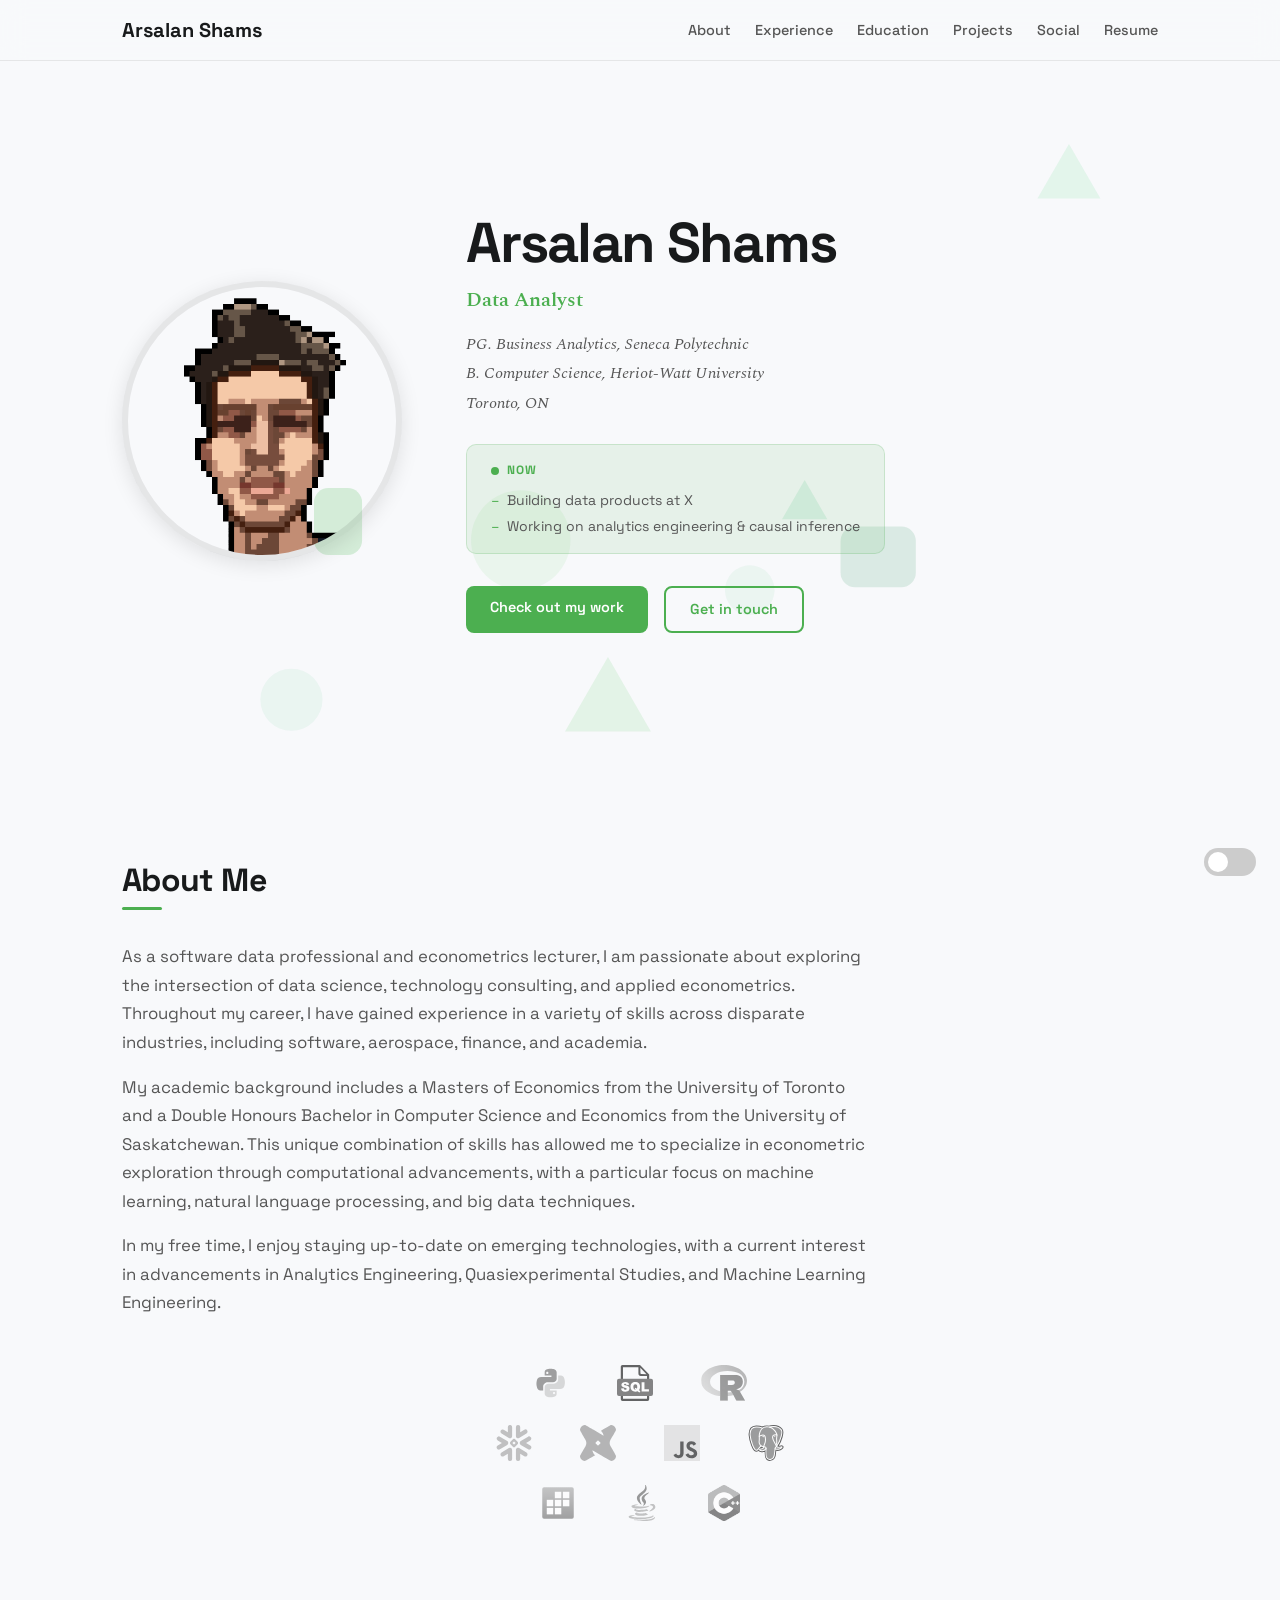
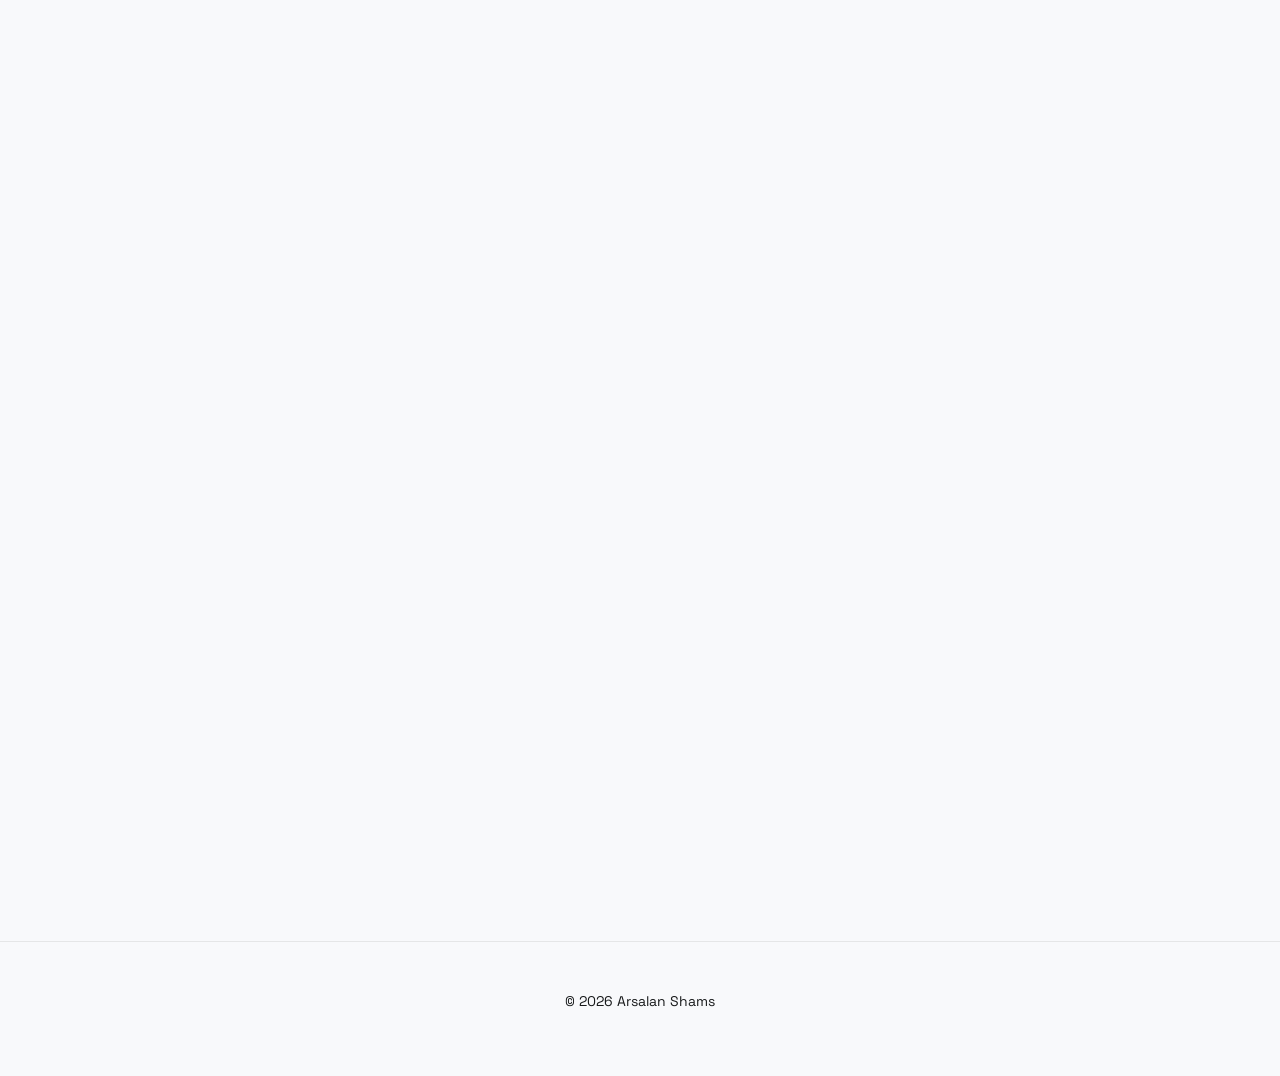
<file: index.html>
<!DOCTYPE html>
<html lang="en">

<head>
  <!-- Google tag (gtag.js) -->
  <script async src="https://www.googletagmanager.com/gtag/js?id=G-S9LK80LCD4"></script>
  <script>
    window.dataLayer = window.dataLayer || [];
    function gtag() { dataLayer.push(arguments); }
    gtag('js', new Date());
    gtag('config', 'G-S9LK80LCD4');
  </script>

  <meta charset="utf-8">
  <meta http-equiv="X-UA-Compatible" content="IE=edge">
  <meta name="viewport" content="width=device-width, initial-scale=1">
  <meta name="description" content="Arsalan Shams — Senior Analytics Engineer. Design, data, and engineering.">

  <title>Arsalan Shams</title>

  <!-- Google Fonts: Space Grotesk + Spectral -->
  <link rel="preconnect" href="https://fonts.googleapis.com">
  <link rel="preconnect" href="https://fonts.gstatic.com" crossorigin>
  <link href="https://fonts.googleapis.com/css2?family=Space+Grotesk:wght@400;500;700&family=Spectral:ital,wght@0,400;0,600;1,400&display=swap" rel="stylesheet">

  <!-- Stylesheet -->
  <link rel="stylesheet" href="styles.css">

  <!-- Icon Image -->
  <link rel="shortcut icon" type="image/x-icon" href="favicon.ico">

  <!-- Custom Scripts -->
  <script type="text/javascript" src="./scripts/gen_tiles.js"></script>
  <script type="text/javascript" src="./scripts/gen_shapes.js"></script>
</head>

<body>
  <div id="scroll-progress"></div>

  <header>
    <nav class="navbar">
      <div class="nav-container">
        <a class="nav-brand" href="https://matthewsenick.com">Arsalan Shams</a>
        <input type="checkbox" id="nav-toggle" class="nav-toggle-checkbox" aria-label="Toggle navigation">
        <label for="nav-toggle" class="nav-toggle-label" aria-hidden="true">
          <span></span>
          <span></span>
          <span></span>
        </label>
        <ul class="nav-links">
          <li><a href="#about-me">About</a></li>
          <li><a href="#experience">Experience</a></li>
          <li><a href="#education">Education</a></li>
          <li><a href="#projects">Projects</a></li>
          <li><a href="#contact">Social</a></li>
          <li><a href="assets/files/Resume_Short.pdf" target="_blank" id="resume-link">Resume</a></li>
        </ul>
      </div>
    </nav>
  </header>

  <!-- Dark Mode Toggle -->
  <label class="switch" aria-label="Toggle dark mode">
    <input type="checkbox" id="dark-mode-toggle">
    <span class="slider round"></span>
  </label>

  <main>

    <!-- Hero / Title -->
    <section id="title" class="hero in-view">
      <div class="container hero-grid">
        <div class="hero-image">
          <img class="profile-pic" src="assets/other/avatar.PNG" alt="Profile picture of Arsalan Shams">
        </div>
        <div class="hero-text">
          <h1 class="name">Arsalan Shams</h1>
          <p class="subtitle">Data Analyst</p>
          <p class="credential">PG. Business Analytics, Seneca Polytechnic</p>
          <p class="credential">B. Computer Science, Heriot-Watt University</p>
          <p class="credential">Toronto, ON</p>
          <div class="now-card">
            <div class="now-header">
              <span class="now-dot"></span>
              <span class="now-label">Now</span>
            </div>
            <ul class="now-list">
              <li>Building data products at X</li>
              <li>Working on analytics engineering &amp; causal inference</li>
            </ul>
          </div>
          <div class="hero-cta">
            <a href="#projects" class="btn-accent">Check out my work</a>
            <a href="#contact" class="btn-ghost">Get in touch</a>
          </div>
        </div>
      </div>
      <svg class="background-shapes" viewBox="0 0 100 100" xmlns="http://www.w3.org/2000/svg"></svg>
    </section>

    <!-- About Me -->
    <section id="about-me">
      <div class="container">
        <h2>About Me</h2>
        <div class="about-content">
          <p>
            As a software data professional and econometrics lecturer, I am passionate about exploring the
            intersection of data science, technology consulting, and applied econometrics. Throughout my career, I
            have gained experience in a variety of skills across disparate industries, including software,
            aerospace, finance, and academia.
          </p>
          <p>
            My academic background includes a Masters of Economics from the University of Toronto and a Double Honours
            Bachelor in Computer Science and Economics from the University of Saskatchewan. This unique combination of
            skills has allowed me to specialize in econometric exploration through computational advancements, with a
            particular focus on machine learning, natural language processing, and big data techniques.
          </p>
          <p>
            In my free time, I enjoy staying up-to-date on emerging technologies, with a current interest in
            advancements in Analytics Engineering, Quasiexperimental Studies, and Machine Learning Engineering.
          </p>
        </div>

        <div class="icon-rows">
          <div class="icon-row">
            <img src="assets/icons/python.svg" alt="Python">
            <img src="assets/icons/sql.svg" alt="SQL">
            <img src="assets/icons/r.svg" alt="R">
          </div>
          <div class="icon-row">
            <img src="assets/icons/snowflake.svg" alt="Snowflake">
            <img src="assets/icons/dbt.svg" alt="dbt">
            <img src="assets/icons/js.svg" alt="JavaScript">
            <img src="assets/icons/postgresql.svg" alt="PostgreSQL">
          </div>
          <div class="icon-row">
            <img src="assets/icons/stata.svg" alt="Stata">
            <img src="assets/icons/java.svg" alt="Java">
            <img src="assets/icons/cpp.png" alt="C++">
          </div>
        </div>
      </div>
    </section>

    <!-- EXPERIENCE -->
    <section id="experience"></section>

    <!-- EDUCATION -->
    <section id="education"></section>

    <!-- PROJECTS -->
    <section id="projects"></section>

    <!-- CONTACT -->
    <section id="contact"></section>

  </main>

  <footer>
    <p>&copy; <script>document.write(new Date().getFullYear())</script> Arsalan Shams</p>
  </footer>

  <script src="index.js"></script>
  <script>
    document.getElementById('resume-link').addEventListener('click', function () {
      gtag('event', 'resume_download', {
        'event_category': 'engagement',
        'event_label': 'clicked_resume_link'
      });
    });
  </script>
</body>

</html>
</file>
<file: styles.css>
/* ===========================
   DESIGN TOKENS
   =========================== */

:root {
  /* Colors — Light Mode */
  --bg: #F8F9FB;
  --text: #181A1B;
  --text-muted: #555;
  --accent: #4CAF50;
  --accent-hover: #43A047;
  --accent-light: rgba(76, 175, 80, 0.1);
  --card-bg: #FFFFFF;
  --card-border: rgba(0, 0, 0, 0.06);
  --card-shadow: 0 2px 8px rgba(0, 0, 0, 0.06);
  --card-shadow-hover: 0 8px 24px rgba(0, 0, 0, 0.1);
  --nav-bg: rgba(248, 249, 251, 0.85);
  --scroll-track: #f2f2f2;
  --scroll-thumb: #ccc;
  --divider: rgba(0, 0, 0, 0.08);

  /* Typography */
  --font-body: 'Space Grotesk', sans-serif;
  --font-accent: 'Spectral', serif;

  /* Spacing (8pt system) */
  --space-1: 0.25rem;
  --space-2: 0.5rem;
  --space-3: 1rem;
  --space-4: 1.5rem;
  --space-5: 2rem;
  --space-6: 3rem;
  --space-7: 4rem;
  --space-8: 5rem;

  /* Transitions */
  --ease: cubic-bezier(0.4, 0, 0.2, 1);
  --duration: 200ms;
  --duration-slow: 400ms;
}

/* Dark Mode */
.dark-mode {
  --bg: #181A1B;
  --text: #F0F1F2;
  --text-muted: #999;
  --accent-light: rgba(76, 175, 80, 0.15);
  --card-bg: #242628;
  --card-border: rgba(255, 255, 255, 0.08);
  --card-shadow: 0 2px 8px rgba(0, 0, 0, 0.2);
  --card-shadow-hover: 0 8px 24px rgba(0, 0, 0, 0.35);
  --nav-bg: rgba(24, 26, 27, 0.85);
  --scroll-track: #242628;
  --scroll-thumb: #444;
  --divider: rgba(255, 255, 255, 0.08);
}


/* ===========================
   RESET & BASE
   =========================== */

*, *::before, *::after {
  box-sizing: border-box;
  margin: 0;
  padding: 0;
}

html {
  scroll-behavior: smooth;
  -webkit-text-size-adjust: 100%;
}

body {
  font-family: var(--font-body);
  font-size: 1rem;
  line-height: 1.6;
  color: var(--text);
  background-color: var(--bg);
  transition: background-color var(--duration-slow) var(--ease),
              color var(--duration-slow) var(--ease);
  -webkit-font-smoothing: antialiased;
  -moz-osx-font-smoothing: grayscale;
}

img {
  max-width: 100%;
  height: auto;
  display: block;
}

a {
  color: var(--accent);
  text-decoration: none;
  transition: color var(--duration) var(--ease);
}

a:hover {
  color: var(--accent-hover);
}

a:focus-visible {
  outline: 2px solid var(--accent);
  outline-offset: 2px;
  border-radius: 2px;
}

ul {
  list-style: none;
}


/* ===========================
   SCROLLBAR
   =========================== */

::-webkit-scrollbar {
  width: 8px;
  height: 8px;
}

::-webkit-scrollbar-track {
  background: var(--scroll-track);
}

::-webkit-scrollbar-thumb {
  background: var(--scroll-thumb);
  border-radius: 8px;
}


/* ===========================
   TYPOGRAPHY
   =========================== */

h1, h2, h3, h4, h5, h6 {
  font-family: var(--font-body);
  font-weight: 700;
  line-height: 1.2;
  color: var(--text);
}

h1 { font-size: 3rem; }
h2 { font-size: 2rem; letter-spacing: -0.02em; margin-bottom: var(--space-5); }
h3 { font-size: 1.5rem; }
h4 { font-size: 1.25rem; }
h5 { font-size: 1.125rem; }
h6 { font-size: 1rem; }

p {
  margin-bottom: var(--space-3);
  color: var(--text);
}

.font-accent {
  font-family: var(--font-accent);
}


/* ===========================
   LAYOUT
   =========================== */

.container {
  max-width: 1100px;
  margin: 0 auto;
  padding: 0 var(--space-5);
  width: 100%;
}

section {
  padding: var(--space-8) 0;
  opacity: 0;
  transform: translateY(20px);
  transition: opacity 0.6s var(--ease), transform 0.6s var(--ease);
}

section.in-view {
  opacity: 1;
  transform: translateY(0);
}

.grid {
  display: grid;
  grid-template-columns: repeat(auto-fit, minmax(320px, 1fr));
  gap: var(--space-4);
}

.grid-4 {
  display: grid;
  grid-template-columns: repeat(auto-fit, minmax(200px, 1fr));
  gap: var(--space-4);
}


/* ===========================
   SCROLL PROGRESS BAR
   =========================== */

#scroll-progress {
  position: fixed;
  top: 0;
  left: 0;
  width: 0%;
  height: 3px;
  background: var(--accent);
  z-index: 9999;
  transition: width 0.1s linear;
}


/* ===========================
   NAVBAR
   =========================== */

.navbar {
  position: sticky;
  top: 0;
  z-index: 100;
  background: var(--nav-bg);
  backdrop-filter: blur(12px);
  -webkit-backdrop-filter: blur(12px);
  border-bottom: 1px solid var(--divider);
  transition: background var(--duration-slow) var(--ease);
}

.nav-container {
  max-width: 1100px;
  margin: 0 auto;
  padding: 0 var(--space-5);
  display: flex;
  align-items: center;
  justify-content: space-between;
  height: 60px;
}

.nav-brand {
  font-weight: 700;
  font-size: 1.25rem;
  color: var(--text) !important;
  text-decoration: none;
  white-space: nowrap;
}

.nav-links {
  display: flex;
  align-items: center;
  gap: var(--space-4);
}

.nav-links a {
  color: var(--text-muted);
  font-size: 0.9rem;
  font-weight: 500;
  text-decoration: none;
  padding: var(--space-1) 0;
  border-bottom: 2px solid transparent;
  transition: color var(--duration) var(--ease),
              border-color var(--duration) var(--ease);
}

.nav-links a:hover {
  color: var(--accent);
  border-bottom-color: var(--accent);
}

/* Hamburger toggle (CSS-only) */
.nav-toggle-checkbox {
  display: none;
}

.nav-toggle-label {
  display: none;
  cursor: pointer;
  flex-direction: column;
  gap: 5px;
  padding: 4px;
}

.nav-toggle-label span {
  display: block;
  width: 24px;
  height: 2px;
  background: var(--text);
  border-radius: 2px;
  transition: transform var(--duration) var(--ease),
              opacity var(--duration) var(--ease);
}

/* Mobile nav */
@media (max-width: 768px) {
  .nav-toggle-label {
    display: flex;
  }

  .nav-links {
    display: none;
    position: absolute;
    top: 60px;
    left: 0;
    right: 0;
    background: var(--nav-bg);
    backdrop-filter: blur(12px);
    -webkit-backdrop-filter: blur(12px);
    flex-direction: column;
    padding: var(--space-3) var(--space-5);
    gap: var(--space-2);
    border-bottom: 1px solid var(--divider);
  }

  .nav-toggle-checkbox:checked ~ .nav-links {
    display: flex;
  }

  .nav-toggle-checkbox:checked ~ .nav-toggle-label span:nth-child(1) {
    transform: rotate(45deg) translate(5px, 5px);
  }
  .nav-toggle-checkbox:checked ~ .nav-toggle-label span:nth-child(2) {
    opacity: 0;
  }
  .nav-toggle-checkbox:checked ~ .nav-toggle-label span:nth-child(3) {
    transform: rotate(-45deg) translate(5px, -5px);
  }
}


/* ===========================
   DARK MODE TOGGLE
   =========================== */

.switch {
  position: fixed;
  bottom: 24px;
  right: 24px;
  display: inline-block;
  width: 52px;
  height: 28px;
  z-index: 200;
}

.switch input {
  opacity: 0;
  width: 0;
  height: 0;
}

.slider {
  position: absolute;
  cursor: pointer;
  inset: 0;
  background-color: #ccc;
  transition: background-color var(--duration-slow) var(--ease);
}

.slider::before {
  content: "";
  position: absolute;
  height: 20px;
  width: 20px;
  left: 4px;
  bottom: 4px;
  background-color: white;
  transition: transform var(--duration-slow) var(--ease);
}

input:checked + .slider {
  background-color: var(--accent);
}

input:checked + .slider::before {
  transform: translateX(24px);
}

input:focus-visible + .slider {
  box-shadow: 0 0 0 2px var(--accent);
}

.slider.round {
  border-radius: 28px;
}

.slider.round::before {
  border-radius: 50%;
}


/* ===========================
   HERO SECTION
   =========================== */

.hero {
  position: relative;
  padding: var(--space-8) 0;
  min-height: 80vh;
  display: flex;
  align-items: center;
  overflow: hidden;
}

.hero-grid {
  display: grid;
  grid-template-columns: auto 1fr;
  gap: var(--space-7);
  align-items: center;
}

.hero-image {
  display: flex;
  justify-content: center;
}

.profile-pic {
  width: 280px;
  height: 280px;
  border-radius: 50%;
  border: 6px solid var(--divider);
  box-shadow: 0 4px 20px rgba(0, 0, 0, 0.1);
  object-fit: cover;
  transition: border-color var(--duration) var(--ease),
              box-shadow var(--duration) var(--ease);
}

.profile-pic:hover {
  border-color: var(--accent);
  box-shadow: 0 4px 24px rgba(76, 175, 80, 0.2);
}

.name {
  font-size: 3.5rem;
  font-weight: 700;
  margin-bottom: var(--space-2);
  letter-spacing: -0.03em;
}

.subtitle {
  font-family: var(--font-accent);
  font-size: 1.25rem;
  font-weight: 600;
  color: var(--accent);
  margin-bottom: var(--space-3);
}

.credential {
  font-family: var(--font-accent);
  font-size: 1rem;
  font-style: italic;
  color: var(--text-muted);
  margin-bottom: var(--space-1);
}

/* Now card */
.now-card {
  margin-top: var(--space-4);
  padding: var(--space-3) var(--space-4);
  background: var(--accent-light);
  border: 1px solid rgba(76, 175, 80, 0.2);
  border-radius: 10px;
  display: inline-block;
  max-width: 420px;
}

.now-card:hover {
  transform: translateY(-2px);
  box-shadow: 0 4px 16px rgba(76, 175, 80, 0.15);
  transition: transform var(--duration) var(--ease), box-shadow var(--duration) var(--ease);
}

.now-header {
  display: flex;
  align-items: center;
  gap: var(--space-2);
  margin-bottom: var(--space-2);
}

.now-label {
  font-size: 0.75rem;
  font-weight: 700;
  letter-spacing: 0.08em;
  text-transform: uppercase;
  color: var(--accent);
}

.now-dot {
  width: 8px;
  height: 8px;
  border-radius: 50%;
  background: var(--accent);
  flex-shrink: 0;
}

.now-list {
  list-style: none;
  padding: 0;
  margin: 0;
  display: flex;
  flex-direction: column;
  gap: var(--space-1);
}

.now-list li {
  font-size: 0.875rem;
  color: var(--text-muted);
  padding-left: var(--space-3);
  position: relative;
}

.now-list li::before {
  content: '–';
  position: absolute;
  left: 0;
  color: var(--accent);
}

@media (max-width: 768px) {
  .now-card {
    max-width: 100%;
  }
}


.hero-cta {
  display: flex;
  gap: var(--space-3);
  margin-top: var(--space-5);
}

.background-shapes {
  position: absolute;
  z-index: -1;
  width: 100%;
  height: 100%;
  top: 0;
  left: 0;
  pointer-events: none;
}

@media (max-width: 768px) {
  .hero {
    min-height: auto;
    padding: var(--space-7) 0;
  }

  .hero-grid {
    grid-template-columns: 1fr;
    text-align: center;
    gap: var(--space-5);
  }

  .name {
    font-size: 2.5rem;
  }

  .hero-cta {
    justify-content: center;
  }

  .profile-pic {
    width: 200px;
    height: 200px;
  }
}


/* ===========================
   BUTTONS
   =========================== */

.btn-accent {
  display: inline-block;
  padding: 0.625rem 1.5rem;
  background: var(--accent);
  color: #fff !important;
  font-family: var(--font-body);
  font-weight: 600;
  font-size: 0.9rem;
  border: none;
  border-radius: 8px;
  cursor: pointer;
  transition: background var(--duration) var(--ease),
              transform var(--duration) var(--ease),
              box-shadow var(--duration) var(--ease);
}

.btn-accent:hover {
  background: var(--accent-hover);
  transform: translateY(-1px);
  box-shadow: 0 4px 12px rgba(76, 175, 80, 0.3);
  color: #fff !important;
}

.btn-ghost {
  display: inline-block;
  padding: 0.625rem 1.5rem;
  background: transparent;
  color: var(--accent) !important;
  font-family: var(--font-body);
  font-weight: 600;
  font-size: 0.9rem;
  border: 2px solid var(--accent);
  border-radius: 8px;
  cursor: pointer;
  transition: background var(--duration) var(--ease),
              color var(--duration) var(--ease),
              transform var(--duration) var(--ease);
}

.btn-ghost:hover {
  background: var(--accent-light);
  transform: translateY(-1px);
}


/* ===========================
   ABOUT SECTION
   =========================== */

.about-content {
  max-width: 75ch;
  margin-bottom: var(--space-6);
}

.about-content p {
  font-size: 1.05rem;
  line-height: 1.7;
  color: var(--text-muted);
}

/* Tech icon rows */
.icon-rows {
  display: flex;
  flex-direction: column;
  gap: var(--space-4);
  align-items: center;
}

.icon-row {
  display: flex;
  align-items: center;
  justify-content: center;
  gap: var(--space-6);
}

.icon-row img {
  height: 36px;
  width: auto;
  filter: grayscale(100%);
  opacity: 0.6;
  transition: filter var(--duration) var(--ease),
              opacity var(--duration) var(--ease);
}

.icon-row img:hover {
  filter: grayscale(0%);
  opacity: 1;
  cursor: pointer;
}

@media (max-width: 768px) {
  .icon-row {
    gap: var(--space-4);
  }

  .icon-row img {
    height: 28px;
  }
}


/* ===========================
   CARDS
   =========================== */

.card {
  background: var(--card-bg);
  border: 1px solid var(--card-border);
  border-radius: 12px;
  box-shadow: var(--card-shadow);
  overflow: hidden;
  transition: transform var(--duration) var(--ease),
              box-shadow var(--duration) var(--ease),
              border-color var(--duration) var(--ease);
  display: flex;
  flex-direction: column;
  height: 100%;
}

.card:hover {
  transform: translateY(-4px);
  box-shadow: var(--card-shadow-hover);
  border-color: var(--accent);
}

.card__header {
  padding: var(--space-4);
  text-align: center;
  border-bottom: 1px solid var(--divider);
}

.card__body {
  padding: var(--space-4);
  flex: 1;
  display: flex;
  flex-direction: column;
}

.card__title {
  font-size: 1.2rem;
  font-weight: 700;
  margin-bottom: var(--space-2);
  color: var(--text);
}

.card__subtitle {
  font-size: 0.95rem;
  color: var(--text-muted);
  margin-bottom: var(--space-2);
}

.card__text {
  font-size: 0.9rem;
  line-height: 1.6;
  color: var(--text-muted);
  margin-bottom: var(--space-3);
}

.card__img {
  object-fit: scale-down;
  max-width: 50%;
  max-height: 120px;
  margin: var(--space-3) auto;
}

.card__img--small {
  max-width: 25%;
  max-height: 60px;
  margin: var(--space-3) auto;
}

.card__img--large {
  max-width: 100%;
  max-height: none;
  margin: 0 auto;
  padding: var(--space-3);
}

.card__actions {
  margin-top: auto;
  padding-top: var(--space-3);
}

.card__list {
  font-size: 0.9rem;
  color: var(--text-muted);
  line-height: 1.8;
}

.card__list li::before {
  content: "\2022";
  color: var(--accent);
  font-weight: 700;
  display: inline-block;
  width: 1em;
  margin-left: -1em;
}

.card__list {
  padding-left: 1em;
}

/* Card link wrapper (for contact cards) */
a.card-link {
  text-decoration: none;
  color: inherit;
}

.card--clickable {
  cursor: pointer;
}

.card--clickable:hover .card__title {
  color: var(--accent);
}

/* GitHub icon on project/paper cards */
.github-icon {
  width: 32px;
  height: 32px;
  opacity: 0.5;
  transition: opacity var(--duration) var(--ease);
  position: absolute;
  top: var(--space-3);
  right: var(--space-3);
}

.github-icon:hover {
  opacity: 1;
}

.card__img-wrapper {
  position: relative;
}


/* ===========================
   EXPERIENCE TIMELINE
   =========================== */

.timeline {
  position: relative;
  padding: var(--space-3) 0;
}

.timeline::before {
  content: '';
  position: absolute;
  left: calc(50% - 1px);
  top: 0;
  bottom: 0;
  width: 2px;
  background: var(--divider);
}

.timeline-entry {
  display: grid;
  grid-template-columns: 1fr 40px 1fr;
  align-items: center;
  gap: var(--space-3);
  margin-bottom: var(--space-5);
}

.timeline-entry:last-child {
  margin-bottom: 0;
}

.timeline-dot-wrapper {
  display: flex;
  justify-content: center;
  align-items: center;
  position: relative;
  z-index: 1;
}

.timeline-dot {
  width: 14px;
  height: 14px;
  border-radius: 50%;
  background: var(--accent);
  border: 3px solid var(--bg);
  box-shadow: 0 0 0 2px var(--accent);
  flex-shrink: 0;
  transition: border-color var(--duration-slow) var(--ease);
}

.timeline-card {
  background: var(--card-bg);
  border: 1px solid var(--card-border);
  border-radius: 12px;
  box-shadow: var(--card-shadow);
  padding: var(--space-4);
  transition: transform var(--duration) var(--ease),
              box-shadow var(--duration) var(--ease),
              border-color var(--duration) var(--ease);
}

.timeline-card:hover {
  transform: translateY(-4px);
  box-shadow: var(--card-shadow-hover);
  border-color: var(--accent);
}

.timeline-entry--left .timeline-card {
  text-align: right;
}

.timeline-entry--left .timeline-card .card__list {
  text-align: left;
}

.timeline-entry--left .timeline-logo {
  margin-left: auto;
}

.timeline-logo {
  height: 36px;
  width: auto;
  object-fit: contain;
  max-width: 120px;
  margin-bottom: var(--space-3);
}

.timeline-date {
  font-size: 0.85rem;
  color: var(--accent);
  font-weight: 600;
  margin: var(--space-2) 0 0;
}

.timeline-description {
  margin-top: var(--space-3);
}

@media (max-width: 768px) {
  .timeline::before {
    left: 19px;
    transform: none;
  }

  .timeline-entry {
    display: flex;
    gap: var(--space-3);
    align-items: flex-start;
  }

  .timeline-entry--left .timeline-right,
  .timeline-entry--right .timeline-left {
    display: none;
  }

  .timeline-entry--left .timeline-dot-wrapper { order: 1; }
  .timeline-entry--left .timeline-left { order: 2; flex: 1; text-align: left; }
  .timeline-entry--left .timeline-left .timeline-logo { margin-left: 0; }

  .timeline-entry--right .timeline-dot-wrapper { order: 1; }
  .timeline-entry--right .timeline-right { order: 2; flex: 1; }

  .timeline-dot-wrapper {
    width: 40px;
    flex-shrink: 0;
  }
}


/* ===========================
   ARTICLES SECTION
   =========================== */

.articles-grid {
  display: grid;
  grid-template-columns: repeat(auto-fit, minmax(320px, 1fr));
  gap: var(--space-4);
}

.article-item {
  padding: var(--space-3) 0;
  border-bottom: 1px solid var(--divider);
}

.article-item:last-child {
  border-bottom: none;
}

.article-link {
  color: var(--text);
  text-decoration: none;
  font-weight: 600;
  transition: color var(--duration) var(--ease);
}

.article-link:hover {
  color: var(--accent);
}

.article-desc {
  font-family: var(--font-accent);
  font-size: 0.9rem;
  color: var(--text-muted);
  margin-top: var(--space-1);
  font-style: italic;
}

.platform-logo {
  height: 32px;
  width: auto;
  margin-bottom: var(--space-3);
}

.article-card--medium {
  border-top: 3px solid #000;
}

.article-card--substack {
  border-top: 3px solid #FF6719;
}


/* ===========================
   SPEAKING SECTION
   =========================== */

.speaking-list {
  display: flex;
  flex-direction: column;
  gap: var(--space-5);
}

.ticket {
  display: flex;
  border: 2px dashed var(--card-border);
  border-radius: 12px;
  overflow: hidden;
  background: var(--card-bg);
  box-shadow: 0 4px 16px rgba(0, 0, 0, 0.08);
  transform: rotate(-0.4deg);
  transition: transform 0.2s ease, box-shadow 0.2s ease;
  position: relative;
}

.ticket:hover {
  transform: rotate(0deg) translateY(-3px);
  box-shadow: 0 8px 24px rgba(0, 0, 0, 0.14);
}

.ticket__stub {
  min-width: 180px;
  padding: var(--space-4);
  border-right: 2px dashed var(--card-border);
  display: flex;
  flex-direction: column;
  align-items: flex-start;
  gap: var(--space-2);
}

.ticket__stub-logo {
  height: 36px;
  width: auto;
  object-fit: contain;
}

.ticket__stub-event {
  font-weight: 700;
  font-size: 1rem;
  line-height: 1.2;
  text-transform: uppercase;
  letter-spacing: 0.04em;
  color: var(--text);
}

.ticket__stub-meta {
  font-size: 0.8rem;
  color: var(--text-muted);
  font-family: var(--font-accent);
  line-height: 1.6;
}

.ticket__body {
  flex: 1;
  padding: var(--space-4) var(--space-5);
  display: flex;
  flex-direction: column;
  gap: var(--space-2);
}

.ticket__speaker-label {
  font-size: 0.7rem;
  text-transform: uppercase;
  letter-spacing: 0.12em;
  color: var(--text-muted);
}

.ticket__title {
  font-size: 1.25rem;
  font-weight: 700;
  color: var(--text);
}

.ticket__abstract {
  font-size: 0.9rem;
  color: var(--text-muted);
  font-family: var(--font-accent);
  line-height: 1.6;
}

.ticket__links {
  display: flex;
  gap: var(--space-2);
  flex-wrap: wrap;
  margin-top: var(--space-2);
}

.ticket__badge {
  position: absolute;
  top: var(--space-3);
  right: var(--space-3);
  background: var(--accent);
  color: white;
  font-size: 0.65rem;
  font-weight: 700;
  letter-spacing: 0.1em;
  text-transform: uppercase;
  padding: 3px 10px;
  border-radius: 999px;
}

.btn-sm {
  font-size: 0.8rem;
  padding: 0.3rem 0.8rem;
}

@media (max-width: 600px) {
  .ticket {
    flex-direction: column;
    transform: none;
  }

  .ticket__stub {
    border-right: none;
    border-bottom: 2px dashed var(--card-border);
    min-width: unset;
  }
}


/* ===========================
   CONTACT SECTION
   =========================== */

.contact-card .card__img {
  max-width: 40%;
  max-height: 60px;
  margin-top: var(--space-3);
}

.contact-card .card__body {
  padding: var(--space-2) var(--space-3) var(--space-3);
}

.contact-card .card__title {
  font-size: 1rem;
  margin: 0;
}


/* ===========================
   SECTION HEADINGS
   =========================== */

section h2 {
  position: relative;
  display: inline-block;
}

section h2::after {
  content: "";
  display: block;
  width: 40px;
  height: 3px;
  background: var(--accent);
  margin-top: var(--space-2);
  border-radius: 2px;
}


/* ===========================
   FOOTER
   =========================== */

footer {
  text-align: center;
  padding: var(--space-6) 0;
  color: var(--text-muted);
  font-size: 0.875rem;
  border-top: 1px solid var(--divider);
}


/* ===========================
   MOBILE RESPONSIVE
   =========================== */

@media (max-width: 768px) {
  .container {
    padding: 0 var(--space-3);
  }

  section {
    padding: var(--space-7) 0;
  }

  h1 { font-size: 2.5rem; }
  h2 { font-size: 1.75rem; }

  .grid {
    grid-template-columns: 1fr;
  }

  .grid-4 {
    grid-template-columns: repeat(2, 1fr);
  }

  .articles-grid {
    grid-template-columns: 1fr;
  }
}

@media (max-width: 480px) {
  .grid-4 {
    grid-template-columns: 1fr;
  }
}


/* ===========================
   SVG SHAPE ANIMATIONS
   =========================== */

@keyframes float {
  0%, 100% { transform: translateY(0px); }
  50% { transform: translateY(-8px); }
}

.background-shapes circle,
.background-shapes rect,
.background-shapes polygon {
  animation: float 6s ease-in-out infinite;
}

.background-shapes *:nth-child(odd) {
  animation-duration: 8s;
}

.background-shapes *:nth-child(3n) {
  animation-duration: 10s;
  animation-delay: 1s;
}
</file>
